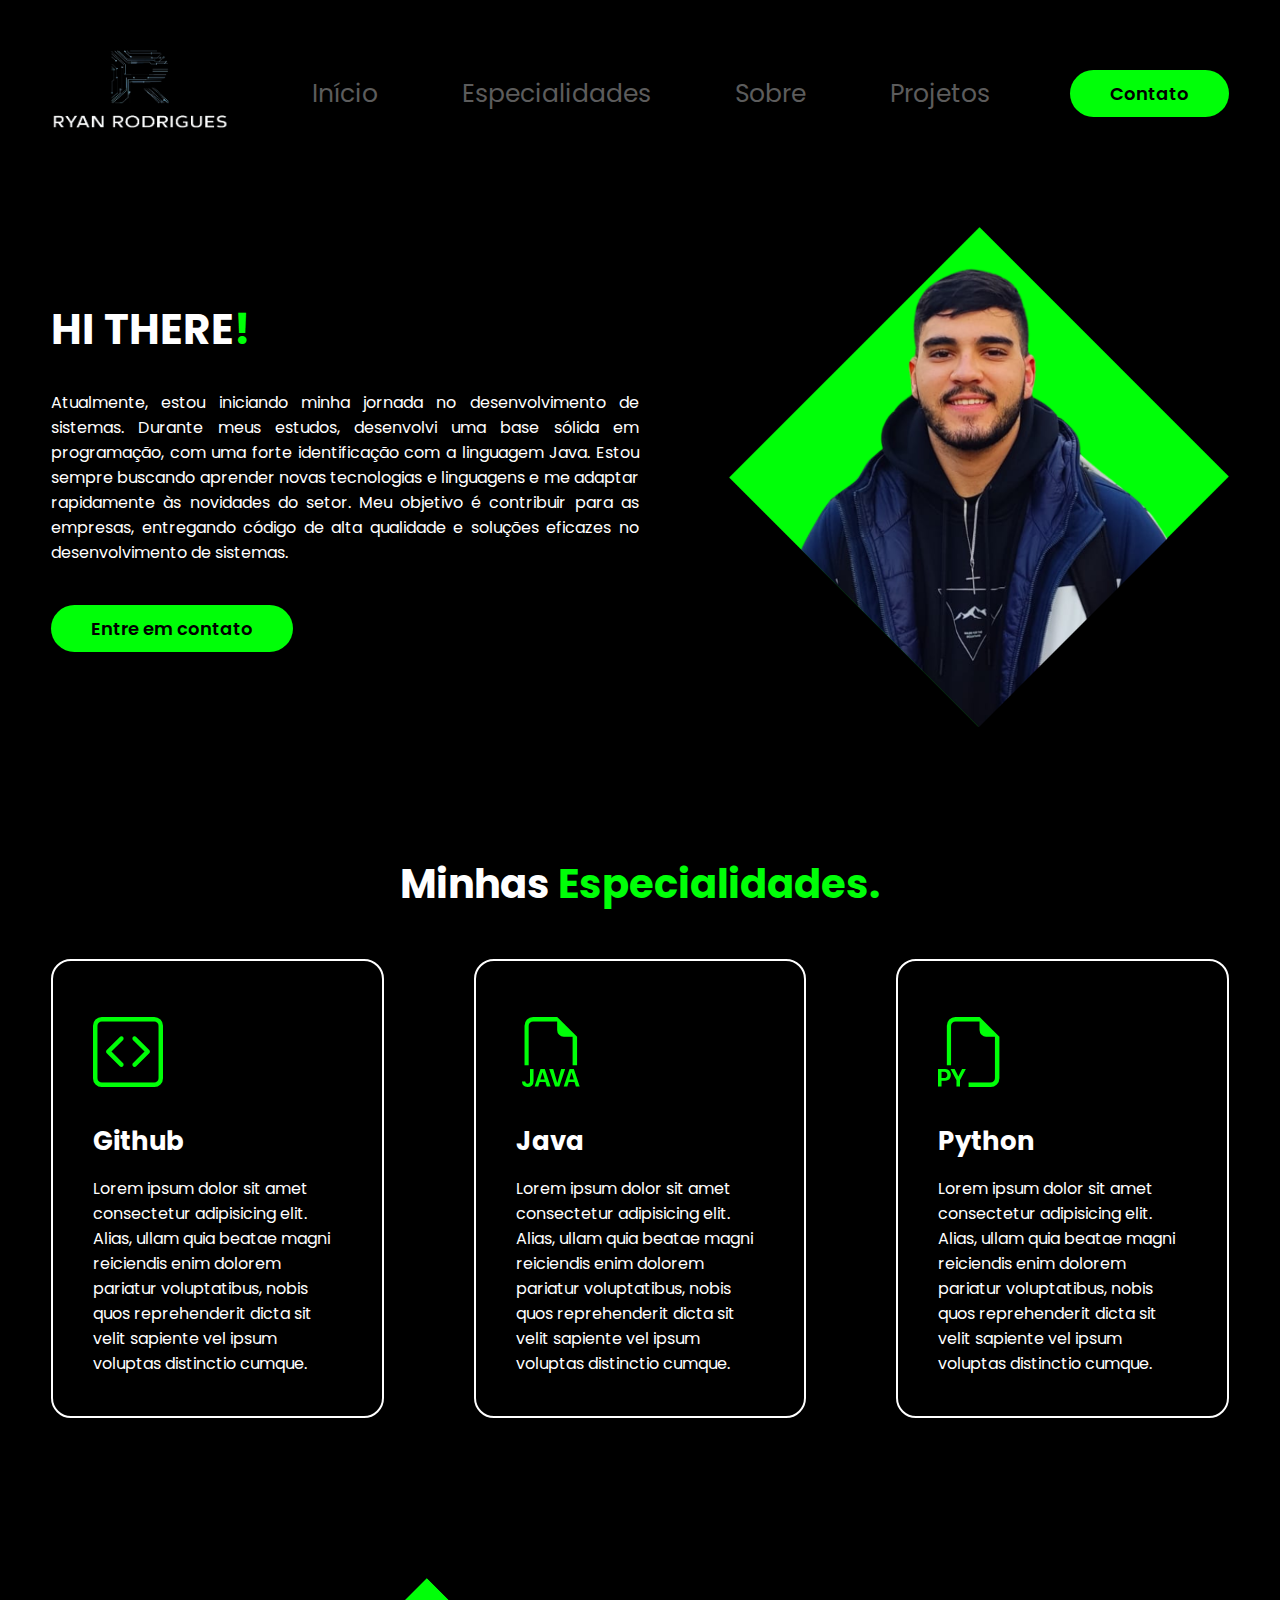
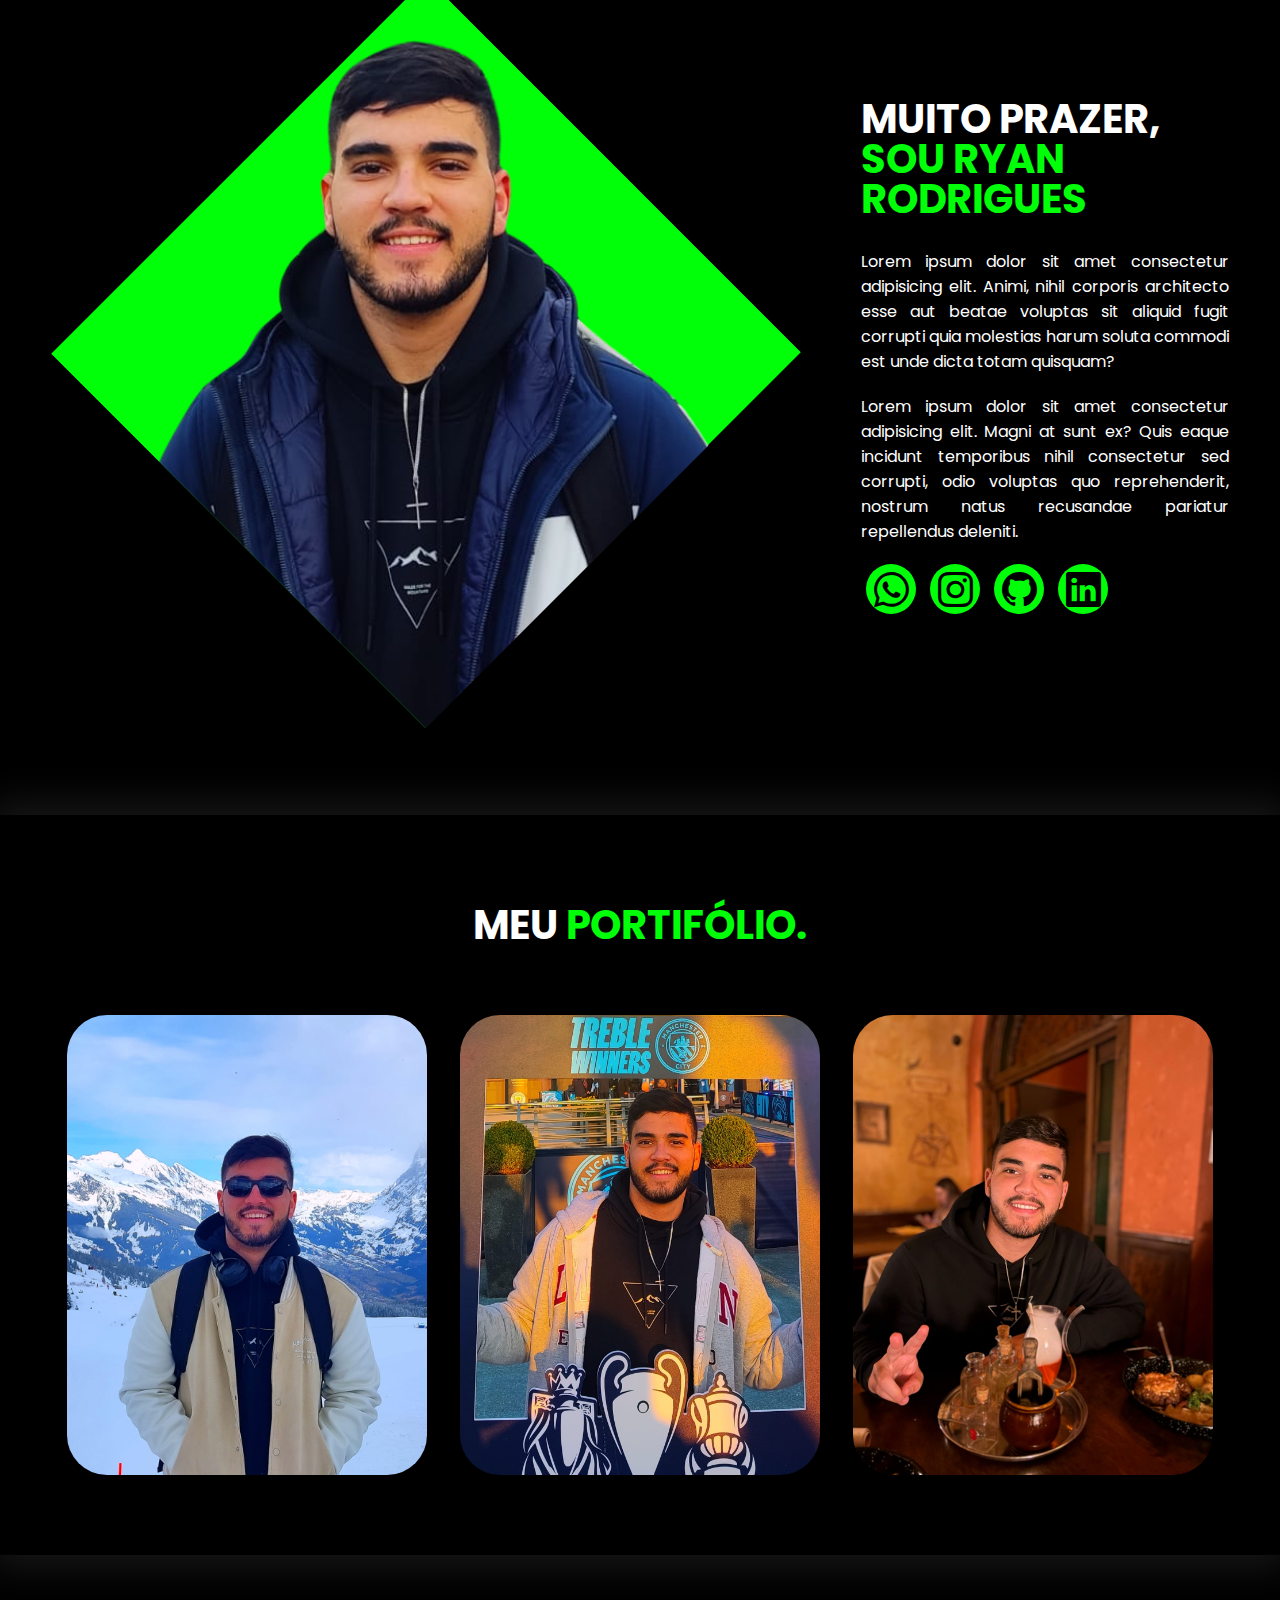
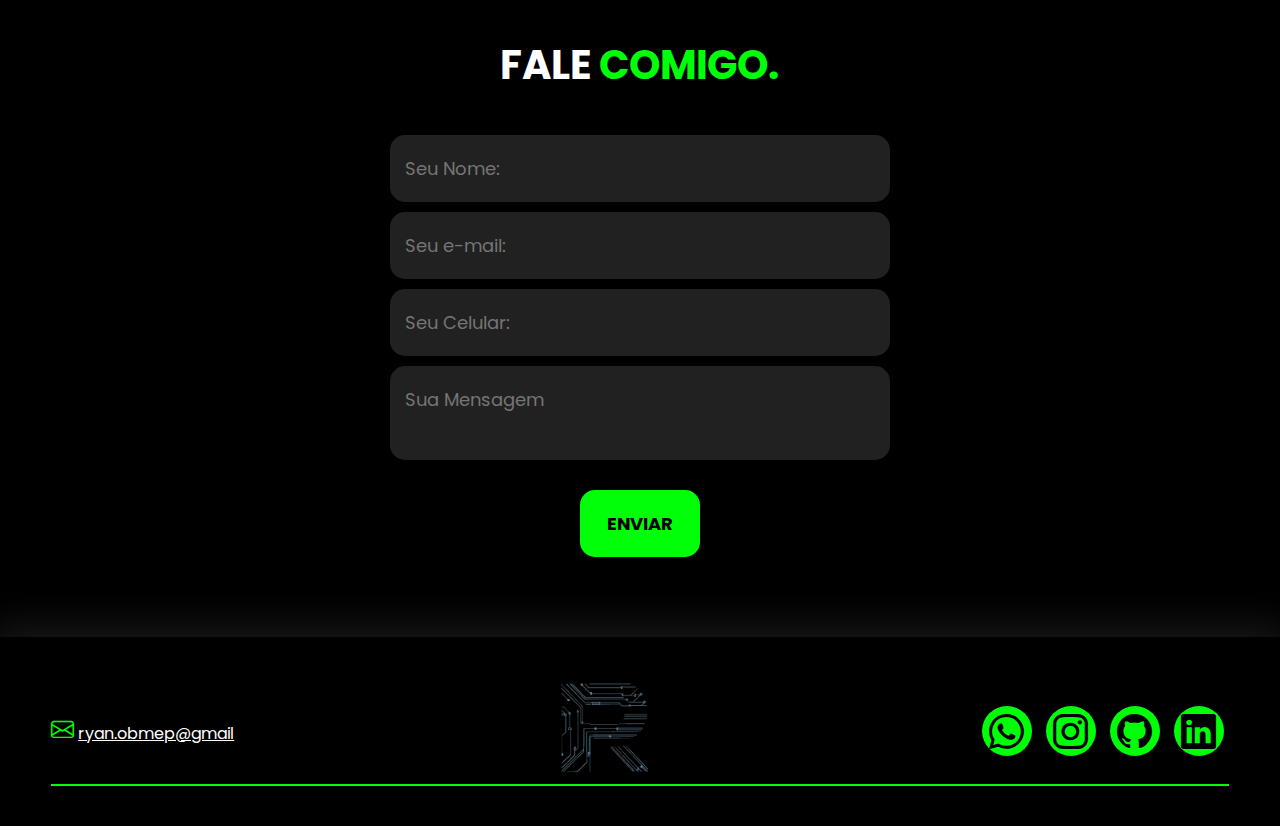
<file: index.html>
<!DOCTYPE html>
<html lang="en">

<head>
    <meta charset="UTF-8">
    <meta name="viewport" content="width=device-width, initial-scale=1.0">
    <link rel="stylesheet" href="styles.css">

    <!-- GOOGLE FONTS -->
    <link rel="preconnect" href="https://fonts.googleapis.com">
    <link rel="preconnect" href="https://fonts.gstatic.com" crossorigin>
    <link
        href="https://fonts.googleapis.com/css2?family=Poppins:ital,wght@0,100;0,200;0,300;0,400;0,500;0,600;0,700;0,800;0,900;1,100;1,200;1,300;1,400;1,500;1,600;1,700;1,800;1,900&display=swap"
        rel="stylesheet">

    <!-- FIM GOOGLE FONTS -->

    <!-- BOOTSTRAP ICONS -->

    <link rel="icon" href=".//assets/logo_sem_nome2.ico">
    <link rel="stylesheet" href="https://cdn.jsdelivr.net/npm/bootstrap-icons@1.11.3/font/bootstrap-icons.min.css">

    <!-- FIM BOOTSTRAP ICONS -->

    <title>RR | Back End Student</title>

</head>



<body>
    <header>

        <div class="interface">
            <!-- Início Interface -->

            <div class="logo">
                <!-- Início logo -->
                <a href="#">
                    <img src="assets/Logo.png" alt=" Logo da Agência" width="180px" height="100px">

                </a>
            </div> <!-- Fim logo -->

            <nav class="menu-desktop">
                <!-- Navegação do Site -->
                <ul>
                    <li><a href="#hi"> Início </a></li>
                    <li><a href="#especialidades"> Especialidades </a></li>
                    <li><a href="#about"> Sobre </a></li>
                    <li><a href="#projects"> Projetos </a></li>
                </ul>
            </nav> <!-- Fim da Navegação -->

            <div class="btn-contato">
                <!-- Botão de Contato -->
                <a href="https://wa.me/5531997805130" target="_blank"">
                    <button>Contato</button>
                </a>
            </div> <!-- Fim do Botão de Contato -->

        </div> <!-- Fim Interface -->

    </header>


    <main>
        <section class=" topo-do-site">
                    <!-- Section topo-do-site -->

                    <div class="interface">
                        <!-- interface -->

                        <div class="flex">
                            <!-- Flex -->

                            <div class="txt-topo-site">
                                <!-- txt-topo-site -->
                                <h1 id="hi">HI THERE<span>!</span><span></span></h1>
                                <p>Atualmente, estou iniciando minha jornada no desenvolvimento de sistemas. Durante
                                    meus
                                    estudos, desenvolvi uma base sólida em programação, com uma forte identificação com
                                    a
                                    linguagem Java. Estou sempre buscando aprender novas tecnologias e linguagens e me
                                    adaptar
                                    rapidamente às novidades do setor. Meu objetivo é contribuir para as empresas,
                                    entregando
                                    código de alta qualidade e soluções eficazes no desenvolvimento de sistemas.</p>

                                <div class="btn-contato">
                                    <a href="https://wa.me/5531997805130" target="_blank">
                                        <button> Entre em contato </button>
                                    </a>
                                </div>

                            </div><!-- Fim txt-topo-site -->

                            <div class="img-topo-site">
                                <img src="assets/perfil_final_2.png" alt="imagem-do-dono-do-portifólio" width="500px"
                                    height="500px">
                            </div>

                        </div> <!-- Fim flex -->

                    </div> <!-- Fim Interface -->

                    </section> <!-- Fim Section topo-do-site -->

                    <section class="especialidades">
                        <div class="interface">
                            <h2 class="titulo" id="especialidades">Minhas <span>Especialidades.</span></h2>
                            <div class="flex">

                                <div class="especialidades-box">
                                    <i class="bi bi-code-square"></i>
                                    <h3>Github</h3>
                                    <p>Lorem ipsum dolor sit amet consectetur adipisicing elit. Alias, ullam quia beatae
                                        magni
                                        reiciendis enim dolorem pariatur voluptatibus, nobis quos reprehenderit dicta
                                        sit velit
                                        sapiente vel ipsum voluptas distinctio cumque.</p>
                                </div>

                                <div class="especialidades-box">
                                    <i class="bi bi-filetype-java"></i>
                                    <h3>Java</h3>
                                    <p>Lorem ipsum dolor sit amet consectetur adipisicing elit. Alias, ullam quia beatae
                                        magni
                                        reiciendis enim dolorem pariatur voluptatibus, nobis quos reprehenderit dicta
                                        sit velit
                                        sapiente vel ipsum voluptas distinctio cumque.</p>
                                </div>

                                <div class="especialidades-box">
                                    <i class="bi bi-filetype-py"></i>
                                    <h3>Python</h3>
                                    <p>Lorem ipsum dolor sit amet consectetur adipisicing elit. Alias, ullam quia beatae
                                        magni
                                        reiciendis enim dolorem pariatur voluptatibus, nobis quos reprehenderit dicta
                                        sit velit
                                        sapiente vel ipsum voluptas distinctio cumque.</p>
                                </div>

                            </div><!-- fim flex -->
                        </div><!-- fim interface -->
                    </section> <!-- fim especialidades -->

                    <section class="sobre" id="about">
                        <div class="interface">
                            <div class="flex">
                                <div class="img-sobre">
                                    <img src="assets/perfil_final_2.png" alt="Imagem do dono do Portifólio">
                                </div>

                                <div class="txt-sobre">
                                    <h2>MUITO PRAZER,<span>SOU RYAN RODRIGUES</span></h2>
                                    <p>Lorem ipsum dolor sit amet consectetur adipisicing elit. Animi, nihil corporis
                                        architecto
                                        esse aut beatae voluptas sit aliquid fugit corrupti quia molestias harum soluta
                                        commodi est
                                        unde dicta totam quisquam?</p>

                                    <p>Lorem ipsum dolor sit amet consectetur adipisicing elit. Magni at sunt ex? Quis
                                        eaque
                                        incidunt temporibus nihil consectetur sed corrupti, odio voluptas quo
                                        reprehenderit, nostrum
                                        natus recusandae pariatur repellendus deleniti.</p>

                                    <div class="btn-social">
                                        <a href="https://wa.me/5531997805130" target="_blank""><button><i class=" bi
                                            bi-whatsapp"></i></button></i></a>
                                        <a href="https://www.instagram.com/ryan.rsilva?igsh=bmk3Y3Y3ZDNuY2ty"
                                            target="_blank"><button><i class="bi bi-instagram"></i></button></a>
                                        <a href="https://github.com/Ryan-Rrs" target="_blank""><button><i class=" bi
                                            bi-github"></i></button></a>
                                        <a href="https://www.linkedin.com/in/ryan-silva-4771b2244?lipi=urn%3Ali%3Apage%3Ad_flagship3_profile_view_base_contact_details%3BE58wNQJnTUCgWjvCdep55Q%3D%3D"
                                            target="_blank""><button><i class=" bi bi-linkedin"></i></button></a>
                                    </div>
                                </div>
                            </div>
                        </div>
                    </section>

                    <section class="portifolio">
                        <div class="interface">
                            <h2 class="titulo" id="projects">MEU <span>PORTIFÓLIO.</span></h2>
                            <div class="flex">
                                <div class="img-port" style="background-image: url(assets/perfil-1.jpg);">
                                    <div class="overlay">Projeto 1</div>
                                </div>

                                <div class="img-port" style="background-image: url(assets/perfil-3.jpg);">
                                    <div class="overlay">Projeto 2</div>
                                </div>

                                <div class="img-port" style="background-image: url(assets/perfil-4.jpg);">
                                    <div class="overlay">Projeto 3</div>
                                </div>
                            </div>
                        </div>
                    </section>

                    <section class="formulario">
                        <div class="interface">

                            <h2 class="titulo">FALE <span>COMIGO.</span></h2>

                            <form method="post" action="../portifolio/scripts/send.php">
                                <input type="text" name="name" id="" placeholder="Seu Nome:" required
                                    autocomplete="off">
                                <input type="text" name="email" id="" placeholder="Seu e-mail:" required
                                    autocomplete="off">
                                <input type="text" name="tel" id="" placeholder="Seu Celular:" autocomplete="off">
                                <textarea name="text" id="" placeholder="Sua Mensagem" required
                                    autocomplete="off"></textarea>

                                <div class="btn-enviar"><input type="submit" value="ENVIAR"></div>
                            </form>
                        </div>
                    </section>

                    </main>

</body>

<footer>

    <div class="interface">
        <div class="line-footer">
            <div class="flex">

                <div class="line-footer">
                    <p><i class="bi bi-envelope"></i> <a href="mailto:ryan.obmep@gmail.com">ryan.obmep@gmail</a></p>
                </div>

                <div class="logo-footer">
                    <a href="">
                        <img src="assets/logo_sem_nome2.png" alt="Logotipo do Portifólio" width="100px" height="100px">
                    </a>
                </div>


                <div class="btn-social">
                    <a href="https://wa.me/5531997805130" target="_blank""><button><i class=" bi
                        bi-whatsapp"></i></button></i></a>
                    <a href="https://www.instagram.com/ryan.rsilva?igsh=bmk3Y3Y3ZDNuY2ty" target="_blank"><button><i
                                class="bi bi-instagram"></i></button></a>
                    <a href="https://github.com/Ryan-Rrs" target="_blank"><button><i
                                class="bi bi-github"></i></button></a>
                    <a href="https://www.linkedin.com/in/ryan-silva-4771b2244?lipi=urn%3Ali%3Apage%3Ad_flagship3_profile_view_base_contact_details%3BE58wNQJnTUCgWjvCdep55Q%3D%3D"
                        target="_blank"><button><i class="bi bi-linkedin"></i></button></a>
                </div>
            </div>
        </div>

        <div class="borda">

        </div>


    </div>

</footer>

</html>
</file>
<file: styles.css>
/* ESTILO GERAL DO SITE */

*{
    margin: 0;
    padding: 0;
    box-sizing: border-box;
    font-family: "Poppins", sans-serif;
}

body{
    background-color: black;
    height: 100vh;
}

.flex{
    display: flex;
}

.interface{
    max-width: 1280px;
    margin: 0 auto;
}

button:hover, form .btn-enviar input:hover{
    box-shadow: 0px 0px 8px #00ff08d1;
    transform: scale(1.05);
}

.btn-contato button{
    padding: 10px 40px;
    font-size: 18px;
    font-weight: 600;
    background-color: #00FF08;
    border: 0;
    border-radius: 30px;
    cursor: pointer;
    transition: .2s;
}

h2.titulo{
    color: white;
    font-size: 40px;
    text-align: center;
}

h2.titulo span{
    color: #00FF08;
}


/* FIM DO ESTILO GERAL */

/* ESTILO DO CABEÇALHO */

header{
    padding: 40px 4%;
}

header > .interface{
    display: flex;
    align-items: center;
    justify-content: space-between;
}

header a{
    color: #5c5c5c;
    text-decoration: none;
    display: inline-block;
    transition: .2s;
}

header a:hover{
    color: #fff;
    transform: scale(1.05);
}


header nav ul{
    list-style-type: none;
}

header nav ul li{
    display: inline-block;
    padding: 0 40px;
    font-size: 25PX;
}


/* FIM ESTILO DO CABEÇALHO */


/* ESTILO DO TOPO DO SITE*/

section.topo-do-site{
    padding: 40px 4%;
}

section.topo-do-site .flex{
    align-items: center;
    justify-content: center;
    gap: 90px;
}

.topo-do-site h1{
    color: white;
    font-size: 42px;
    line-height: 40px;
}

.topo-do-site .txt-topo-site h1 span{
    color: #00FF08;
}

.topo-do-site .txt-topo-site p{
    color: white;
    margin: 40px 0;
    justify-content: center;
    text-align: justify;
    
}

.topo-do-site .img-topo-site{
    position: relative;
    animation: flutuar 2s ease-in-out infinite alternate;
}

@keyframes flutuar{
    0%{
        top: 0;
    }

    100%{
        top:30px
    }
}

/*FIM DO TOPO DO SITE*/

/* ESPECIALIDADES */

section.especialidades{
    padding: 80px 4%;
}

section.especialidades .flex{
    gap: 90px;
}

.especialidades .especialidades-box{
    color: white;
    padding: 40px;
    border: 2px solid white;
    margin-top: 45px;
    border-radius: 20px;
    transition: 1.2s;
}

.especialidades .especialidades-box:hover{
    transform: scale(1.05);
    box-shadow: 0 0 8px rgba(255, 255, 255, 0.584);
}

.especialidades .especialidades-box i{
    font-size: 70px;
    color: #00FF08;
}

.especialidades .especialidades-box h3{
    font-size: 26px;
    margin: 15px 0;
}

/* FIM ESPECIALIDADES */

/* SOBRE */

section.sobre{
    padding: 80px 4%;
}

.sobre .txt-sobre{
    color: white;
}

section.sobre .flex{
    align-items: center;
    gap: 60px;
}

.sobre .txt-sobre h2{
    font-size: 40px;
    line-height: 40px;
    margin-bottom: 30px;
}

.sobre .txt-sobre h2 span{
    color: #00FF08;
    display: block;
}

.sobre .txt-sobre p{
    margin: 20px 0;
    text-align: justify;
}

.btn-social button{
    width: 50px;
    height: 50px;
    border-radius: 50%;
    border: none;
    background-color: #00FF08;
    font-size: 35px;
    cursor: pointer;
    margin: 0 5px;
    transition: .2s;
}

/* FIM SOBRE*/

/* Portifólio */

section.portifolio{
    padding: 80px 4%;
    box-shadow: 0 0 40px 10px rgba(255, 255, 255, 0.1);
}

section.portifolio .flex{
    justify-content: space-around;
    margin-top: 60px;
}

.img-port{
    width: 360px;
    height: 460px;
    background-size: cover;
    background-position: 100% 0%;
    transition: 8s;
    border-radius: 40px;
    cursor: pointer;
    position: relative;
}

.img-port:hover{
    background-position: 100% 100%;
}


.overlay{
    position: absolute;
    top: 0;
    left: 0;
    width: 100%;
    height: 100%;
    background-color: #000000b8;
    border-radius: 40px;
    display: flex;
    align-items: center;
    justify-content: center;
    font-size: 24px;
    font-weight: 600;
    color: white;
    opacity: 0;
    transition: 0.75s;
}

.overlay:hover{
    opacity: 1;
}

/* FIM PORTIFÓLIO */

/* FORMULÁRIO DE CONTATO*/

section.formulario{
    padding: 80px 4%;
}

form{
    max-width: 500px;
    margin: 0 auto;
    display: flex;
    justify-content: center;
    flex-direction: column;
    gap: 10px;
    margin-top: 40px;
}

form input, form textarea{
    width: 100%;
    background-color: rgb(33, 33, 33);
    border: 0;
    outline: 0;
    padding: 20px 15px;
    border-radius: 15px;
    color: white;
    font-size: 18px;
}

form textarea{
    resize: none;
    max-height: 250px;
}

form .btn-enviar{
    margin-top: 20px;
    text-align: center;
}

form .btn-enviar input{
    width: 120px;
    background-color: #00FF08;
    color: black;
    font-weight: 700;
    cursor: pointer;
    transition: .2s;
}

/* FOOTER */

footer{
    padding: 40px 4%;
    box-shadow: 0 0 40px 10px rgba(255, 255, 255, 0.1);
}

footer .flex{
    justify-content: space-between;
    align-items: center;
}

footer.line-footer{
    padding: 20px 0;
}

.borda{
    border-top: 2px solid #00FF08;
}

footer .line-footer p i{
    color:#00ff08;
    font-size: 23px;
}

footer .line-footer p a{
    color: white;
}

@media screen and (max-width: 1220px) {

    /*cLASSES GERAIS*/

    .flex{
        flex-direction: column;
    }

    h2.titulo{
        font-size: 34px;
        line-height: 30px;
    }

    /* HEADER */

    .menu-desktop, .btn-contato, .logo{
        display: none;
    }

    /* TOPO DO SITE */

    section.topo-do-site{
        padding: 20px 8%;
    }

    .topo-do-site h1{
        font-size: 32px;
    }

    .topo-do-site .img-topo-site img{
        width: 100%;
    }

    section.topo-do-site .flex{
        gap: 40px;
    }

    /* ESPECIALIDADES */

    section.sobre{
        padding: 40px 8%;
    }

    /* SOBRE */

    section.sobre{
        padding: 80px 8%;
    }

    .sobre .txt-sobre h2{
        font-size: 32px;
        line-height: 30px;
        text-align: center;
    }

    .btn-social{
        text-align: center;
    }

    .img-sobre img{
        width: 100%;
    }

    /* Portifólio */

    section.portifolio{
        padding: 80px 8%;
    }

    .img-port{
        width: 100%;
        max-width: 360px;
        margin: 0 auto;
    }

    section.portifolio .flex{
        gap: 60px;
    }

    /* FIM PORTIFÓLIO */

    /* FOOTER */

    footer .flex{
        flex-direction: column;
        gap: 30px;
    }

    footer.line-footer{
        text-align: center;
    }


}
</file>
